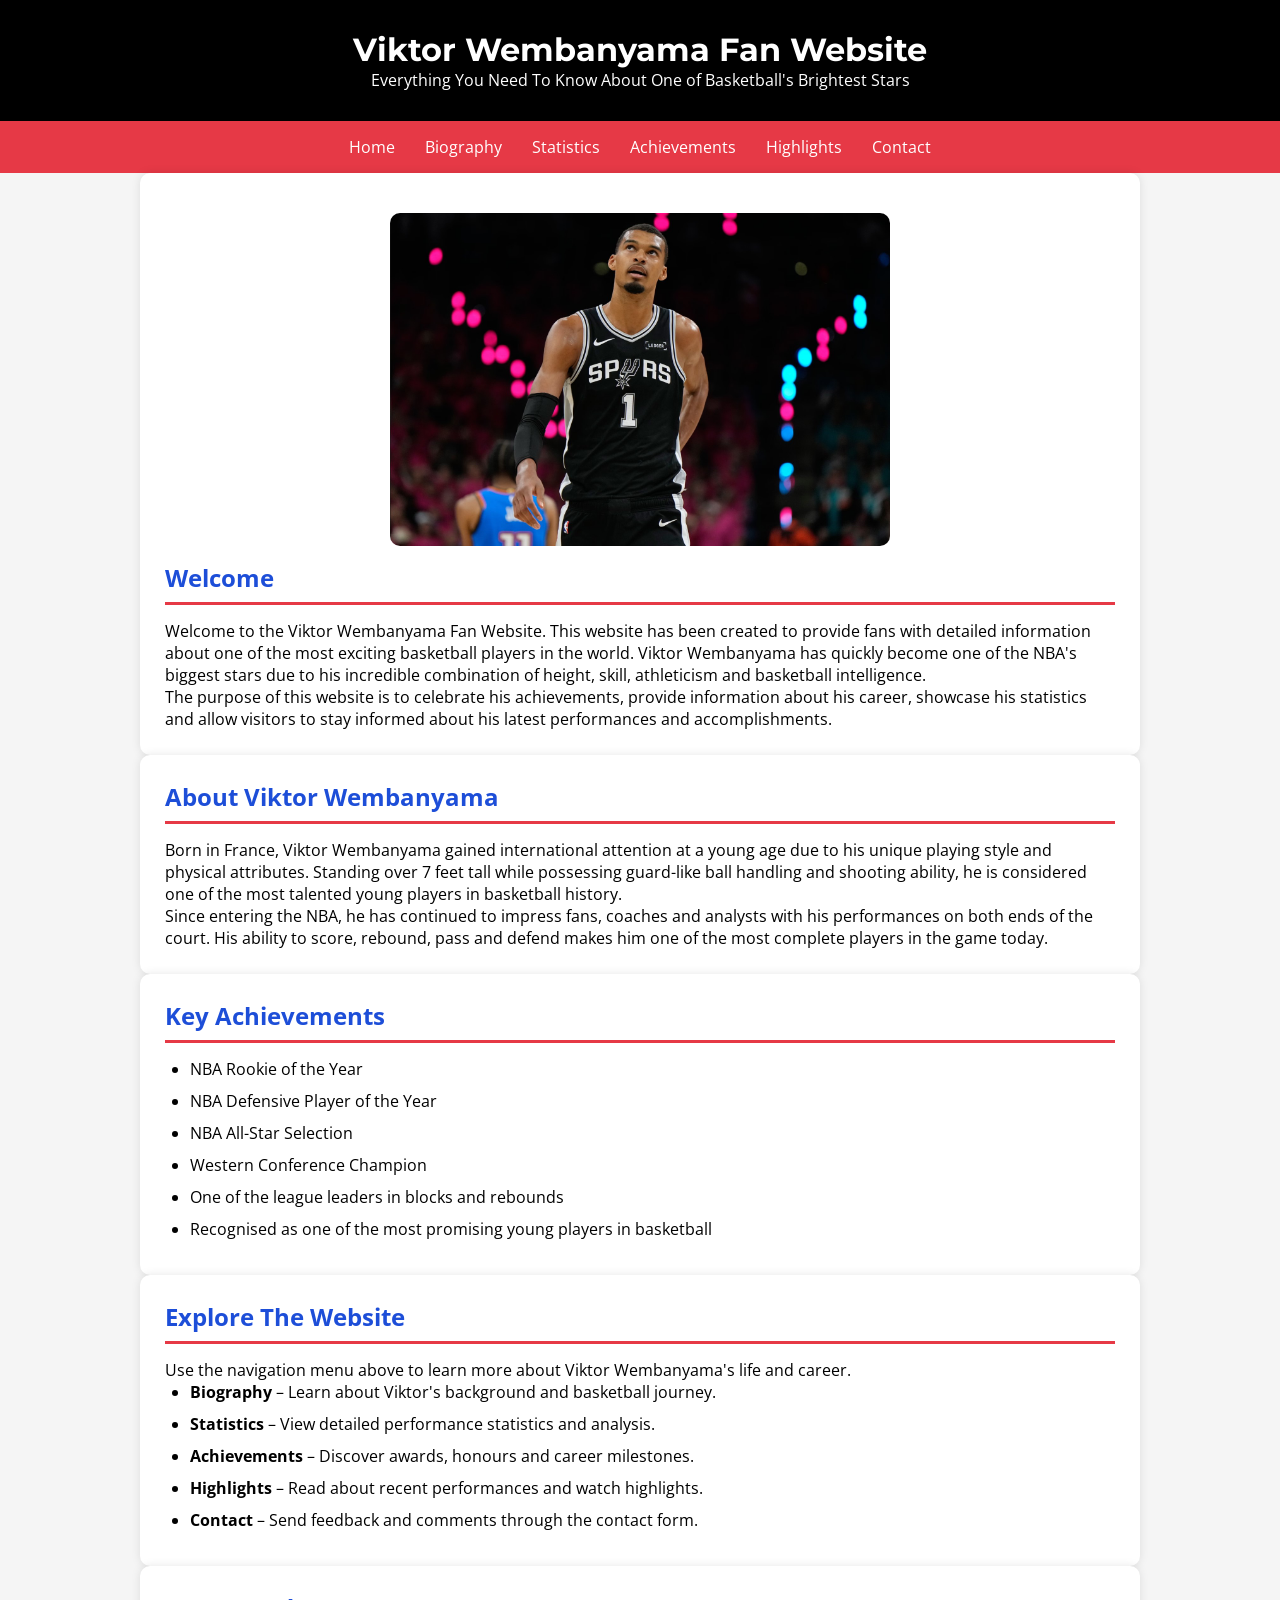
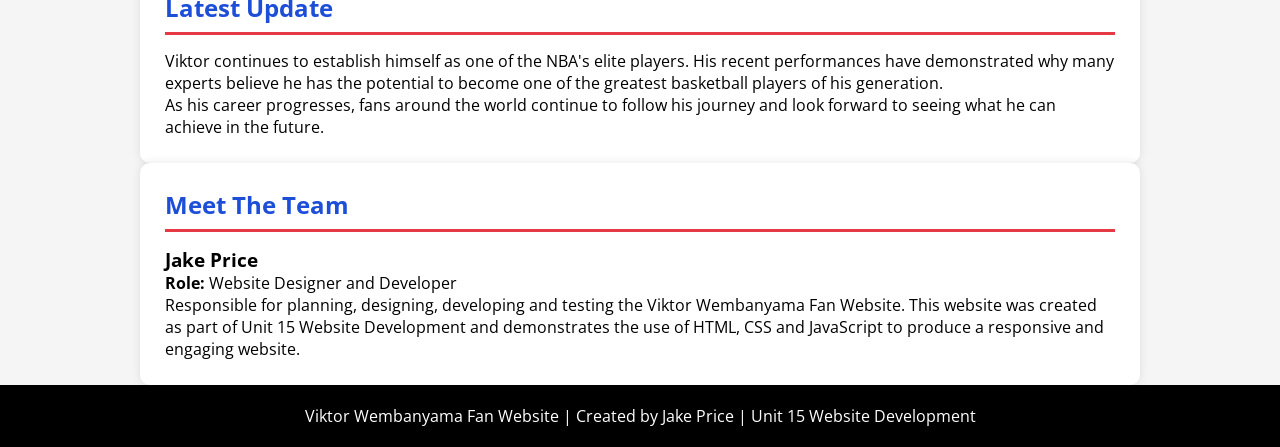
<file: index.html>
<!DOCTYPE html>
<html lang="en">

<head>

    <meta charset="UTF-8">
    <meta name="viewport" content="width=device-width, initial-scale=1.0">

    <title>Viktor Wembanyama Fan Website</title>

    <link rel="stylesheet" href="style.css">

    <link href="https://fonts.googleapis.com/css2?family=Montserrat:wght@600&family=Open+Sans:wght@400;600&display=swap" rel="stylesheet">

</head>

<body>

<header>

    <h1>Viktor Wembanyama Fan Website</h1>

    <p>Everything You Need To Know About One of Basketball's Brightest Stars</p>

</header>

<nav>

    <a href="index.html">Home</a>
    <a href="biography.html">Biography</a>
    <a href="stats.html">Statistics</a>
    <a href="achievements.html">Achievements</a>
    <a href="highlights.html">Highlights</a>
    <a href="contact.html">Contact</a>

</nav>

<main>

    <section class="card">

        <img src="images/victor-home.jpg"
             alt="Viktor Wembanyama"
             class="page-image">

        <h2>Welcome</h2>

        <p>
            Welcome to the Viktor Wembanyama Fan Website. This website has been created to provide fans with detailed information about one of the most exciting basketball players in the world. Viktor Wembanyama has quickly become one of the NBA's biggest stars due to his incredible combination of height, skill, athleticism and basketball intelligence.
        </p>

        <p>
            The purpose of this website is to celebrate his achievements, provide information about his career, showcase his statistics and allow visitors to stay informed about his latest performances and accomplishments.
        </p>

    </section>

    <section class="card">

        <h2>About Viktor Wembanyama</h2>

        <p>
            Born in France, Viktor Wembanyama gained international attention at a young age due to his unique playing style and physical attributes. Standing over 7 feet tall while possessing guard-like ball handling and shooting ability, he is considered one of the most talented young players in basketball history.
        </p>

        <p>
            Since entering the NBA, he has continued to impress fans, coaches and analysts with his performances on both ends of the court. His ability to score, rebound, pass and defend makes him one of the most complete players in the game today.
        </p>

    </section>

    <section class="card">

        <h2>Key Achievements</h2>

        <ul>
            <li>NBA Rookie of the Year</li>
            <li>NBA Defensive Player of the Year</li>
            <li>NBA All-Star Selection</li>
            <li>Western Conference Champion</li>
            <li>One of the league leaders in blocks and rebounds</li>
            <li>Recognised as one of the most promising young players in basketball</li>
        </ul>

    </section>

    <section class="card">

        <h2>Explore The Website</h2>

        <p>
            Use the navigation menu above to learn more about Viktor Wembanyama's life and career.
        </p>

        <ul>
            <li><strong>Biography</strong> – Learn about Viktor's background and basketball journey.</li>
            <li><strong>Statistics</strong> – View detailed performance statistics and analysis.</li>
            <li><strong>Achievements</strong> – Discover awards, honours and career milestones.</li>
            <li><strong>Highlights</strong> – Read about recent performances and watch highlights.</li>
            <li><strong>Contact</strong> – Send feedback and comments through the contact form.</li>
        </ul>

    </section>

    <section class="card">

        <h2>Latest Update</h2>

        <p>
            Viktor continues to establish himself as one of the NBA's elite players. His recent performances have demonstrated why many experts believe he has the potential to become one of the greatest basketball players of his generation.
        </p>

        <p>
            As his career progresses, fans around the world continue to follow his journey and look forward to seeing what he can achieve in the future.
        </p>

    </section>

    <section class="card team-member">

        <h2>Meet The Team</h2>

        <h3>Jake Price</h3>

        <p><strong>Role:</strong> Website Designer and Developer</p>

        <p>
            Responsible for planning, designing, developing and testing the Viktor Wembanyama Fan Website. This website was created as part of Unit 15 Website Development and demonstrates the use of HTML, CSS and JavaScript to produce a responsive and engaging website.
        </p>

    </section>

</main>

<footer>

    <p>Viktor Wembanyama Fan Website | Created by Jake Price | Unit 15 Website Development</p>

</footer>

</body>

</html>
</file>
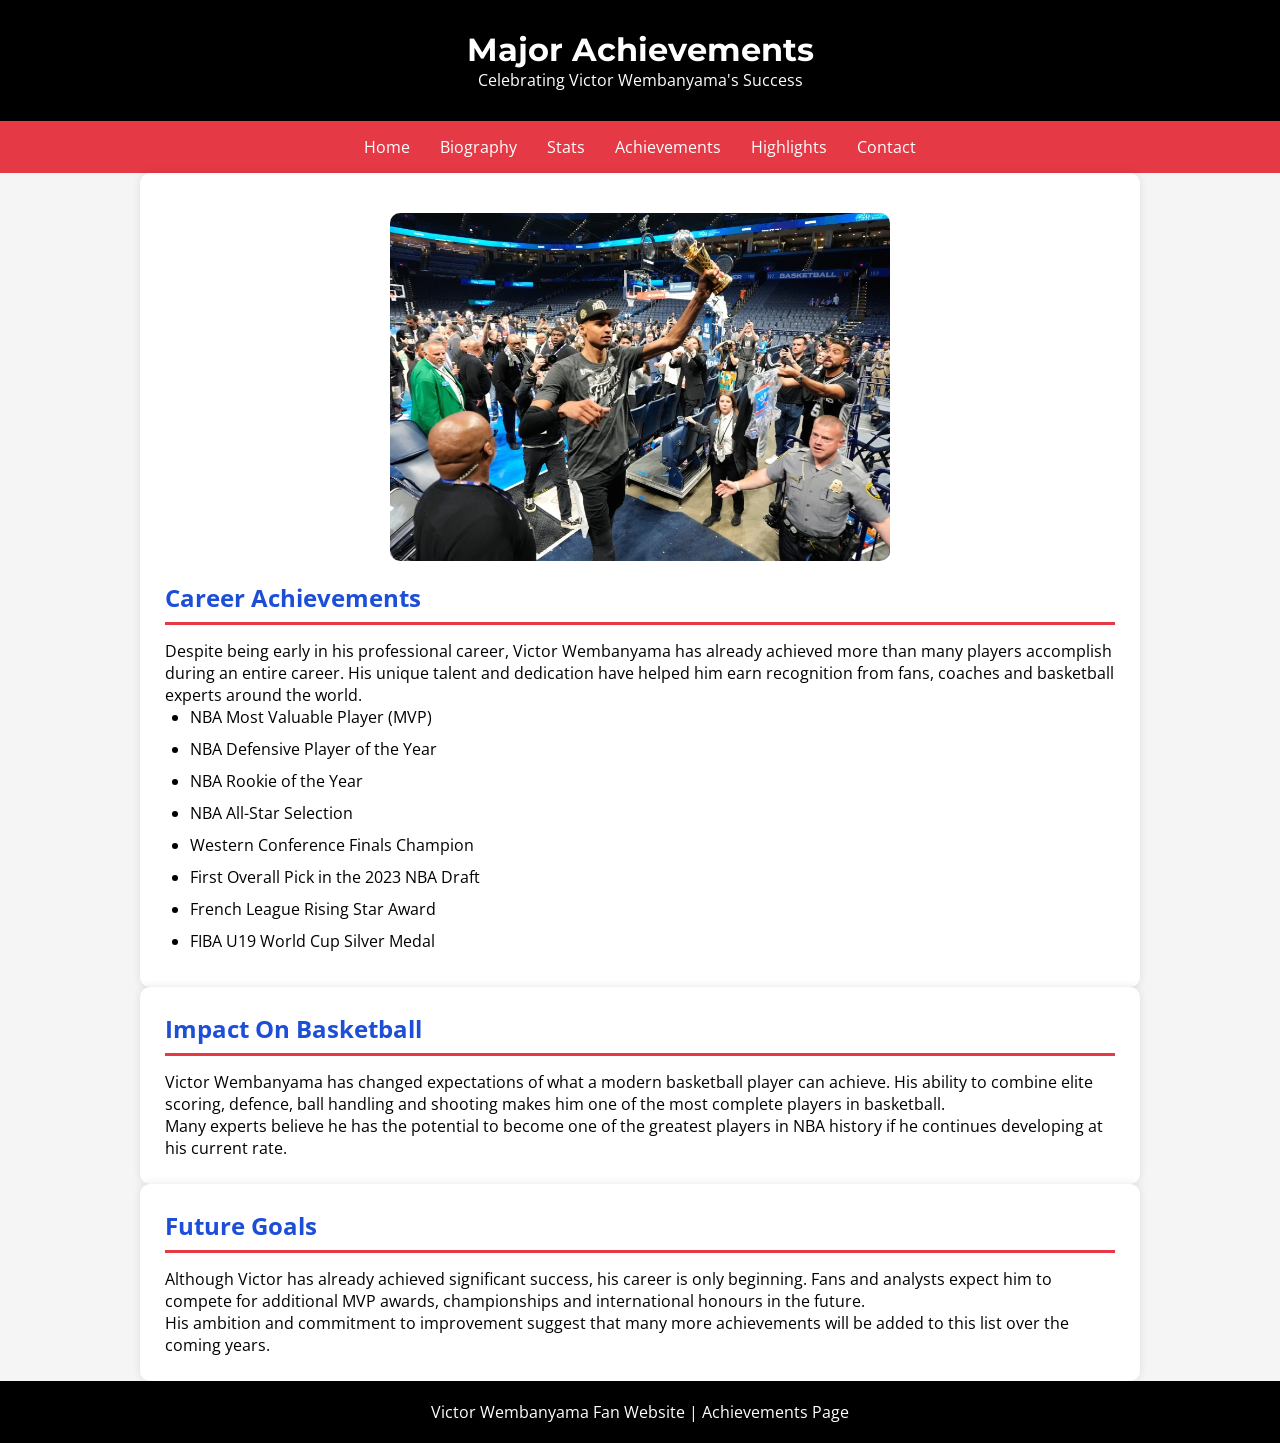
<file: achievements.html>
<!DOCTYPE html>
<html lang="en">

<head>

<meta charset="UTF-8">
<meta name="viewport" content="width=device-width, initial-scale=1.0">

<title>Victor Wembanyama Achievements</title>

<link rel="stylesheet" href="style.css">

<link href="https://fonts.googleapis.com/css2?family=Montserrat:wght@600&family=Open+Sans:wght@400;600&display=swap" rel="stylesheet">

</head>

<body>

<header>

<h1>Major Achievements</h1>

<p>Celebrating Victor Wembanyama's Success</p>

</header>

<nav>

<a href="index.html">Home</a>
<a href="biography.html">Biography</a>
<a href="stats.html">Stats</a>
<a href="achievements.html">Achievements</a>
<a href="highlights.html">Highlights</a>
<a href="contact.html">Contact</a>

</nav>

<section class="card">

<img src="images/victor-achievements.jpg" alt="Victor Wembanyama Awards" style="width:100%; border-radius:10px; margin-bottom:20px;">

<h2>Career Achievements</h2>

<p>
Despite being early in his professional career, Victor Wembanyama has already achieved more than many players accomplish during an entire career.
His unique talent and dedication have helped him earn recognition from fans, coaches and basketball experts around the world.
</p>

<ul>

<li>NBA Most Valuable Player (MVP)</li>

<li>NBA Defensive Player of the Year</li>

<li>NBA Rookie of the Year</li>

<li>NBA All-Star Selection</li>

<li>Western Conference Finals Champion</li>

<li>First Overall Pick in the 2023 NBA Draft</li>

<li>French League Rising Star Award</li>

<li>FIBA U19 World Cup Silver Medal</li>

</ul>

</section>

<section class="card">

<h2>Impact On Basketball</h2>

<p>
Victor Wembanyama has changed expectations of what a modern basketball player can achieve.
His ability to combine elite scoring, defence, ball handling and shooting makes him one of the most complete players in basketball.
</p>

<p>
Many experts believe he has the potential to become one of the greatest players in NBA history if he continues developing at his current rate.
</p>

</section>

<section class="card">

<h2>Future Goals</h2>

<p>
Although Victor has already achieved significant success, his career is only beginning.
Fans and analysts expect him to compete for additional MVP awards, championships and international honours in the future.
</p>

<p>
His ambition and commitment to improvement suggest that many more achievements will be added to this list over the coming years.
</p>

</section>

<footer>

<p>Victor Wembanyama Fan Website | Achievements Page</p>

</footer>

</body>

</html>
</file>
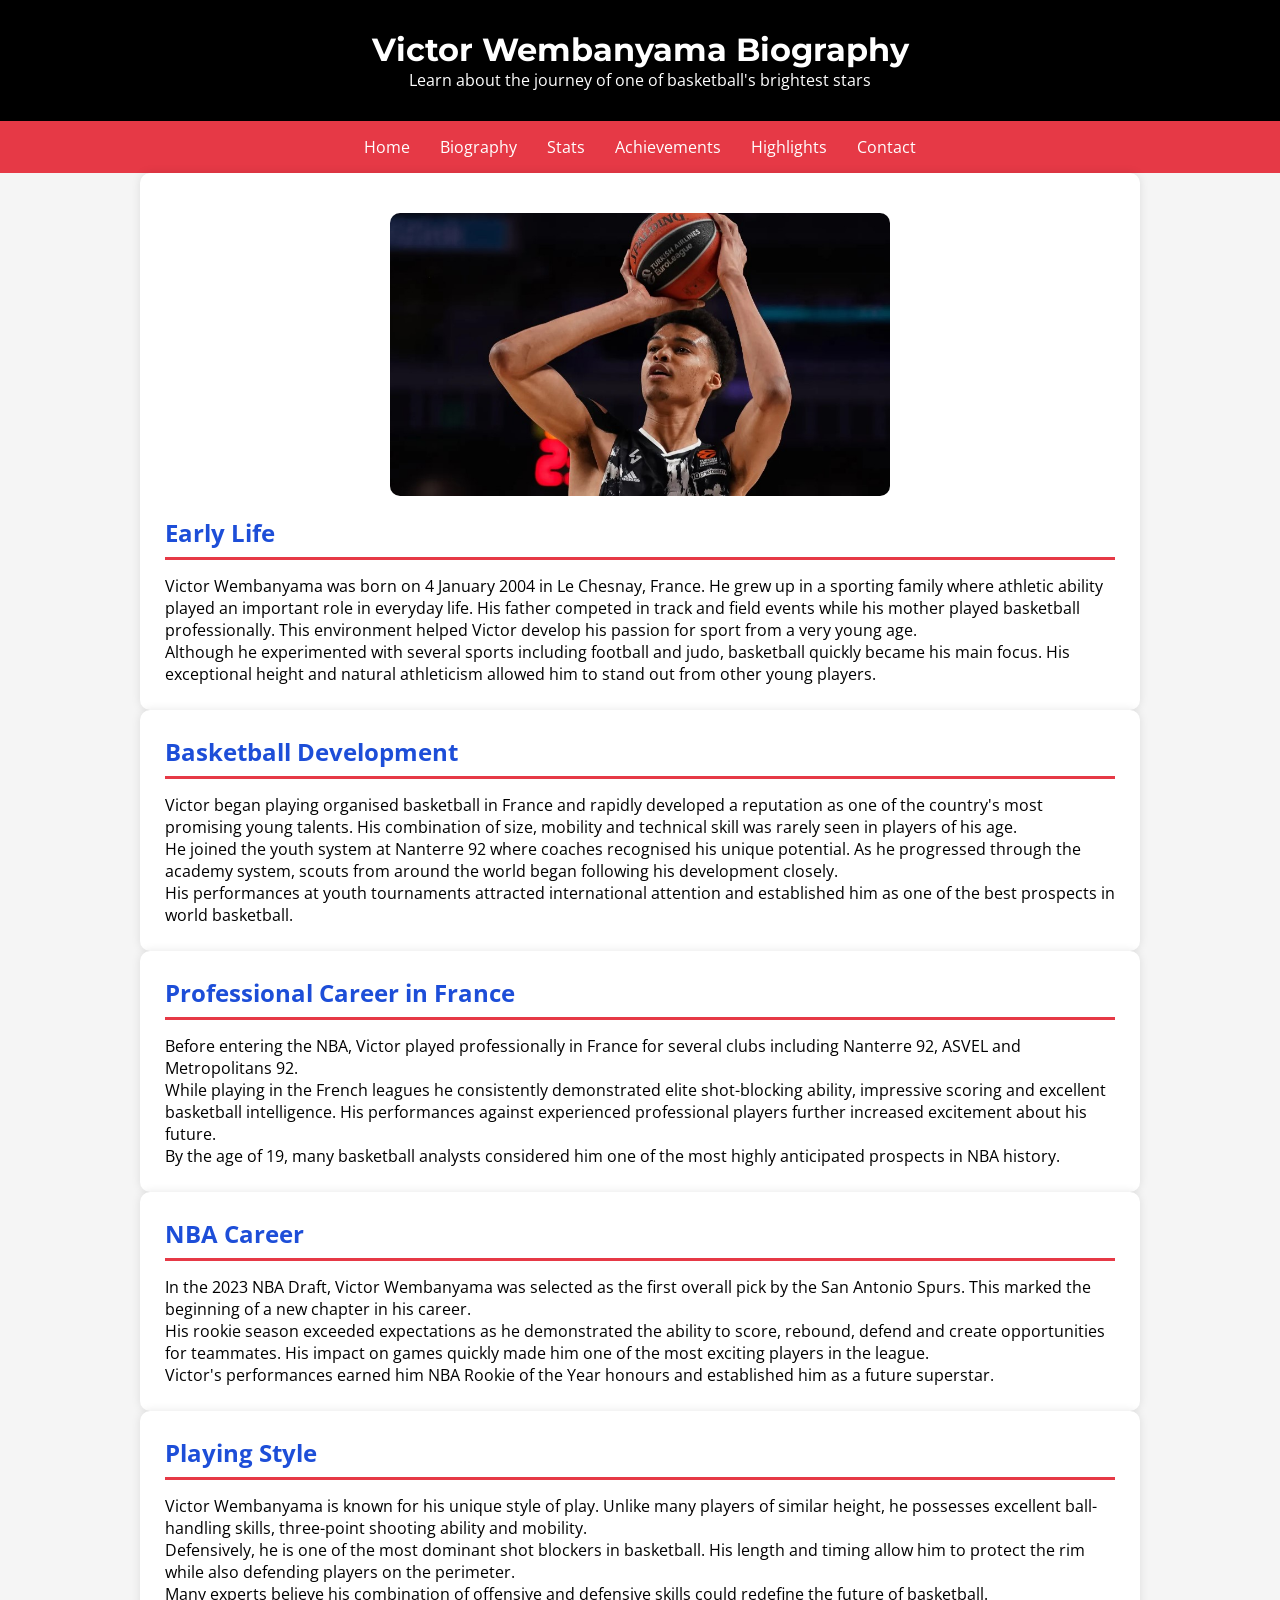
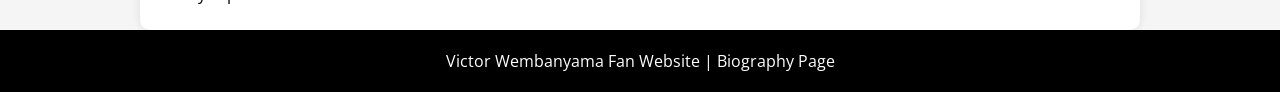
<file: biography.html>
<!DOCTYPE html>
<html lang="en">

<head>

<meta charset="UTF-8">
<meta name="viewport" content="width=device-width, initial-scale=1.0">

<title>Victor Wembanyama Biography</title>

<link rel="stylesheet" href="style.css">

<link href="https://fonts.googleapis.com/css2?family=Montserrat:wght@600&family=Open+Sans:wght@400;600&display=swap" rel="stylesheet">

</head>

<body>

<header>

<h1>Victor Wembanyama Biography</h1>

<p>Learn about the journey of one of basketball's brightest stars</p>

</header>

<nav>

<a href="index.html">Home</a>
<a href="biography.html">Biography</a>
<a href="stats.html">Stats</a>
<a href="achievements.html">Achievements</a>
<a href="highlights.html">Highlights</a>
<a href="contact.html">Contact</a>

</nav>

<section class="card">

<img src="images/victor-biography.jpg" alt="Victor Wembanyama" style="width:100%; border-radius:10px; margin-bottom:20px;">

<h2>Early Life</h2>

<p>
Victor Wembanyama was born on 4 January 2004 in Le Chesnay, France.
He grew up in a sporting family where athletic ability played an important role in everyday life.
His father competed in track and field events while his mother played basketball professionally.
This environment helped Victor develop his passion for sport from a very young age.
</p>

<p>
Although he experimented with several sports including football and judo, basketball quickly became his main focus.
His exceptional height and natural athleticism allowed him to stand out from other young players.
</p>

</section>

<section class="card">

<h2>Basketball Development</h2>

<p>
Victor began playing organised basketball in France and rapidly developed a reputation as one of the country's most promising young talents.
His combination of size, mobility and technical skill was rarely seen in players of his age.
</p>

<p>
He joined the youth system at Nanterre 92 where coaches recognised his unique potential.
As he progressed through the academy system, scouts from around the world began following his development closely.
</p>

<p>
His performances at youth tournaments attracted international attention and established him as one of the best prospects in world basketball.
</p>

</section>

<section class="card">

<h2>Professional Career in France</h2>

<p>
Before entering the NBA, Victor played professionally in France for several clubs including Nanterre 92, ASVEL and Metropolitans 92.
</p>

<p>
While playing in the French leagues he consistently demonstrated elite shot-blocking ability, impressive scoring and excellent basketball intelligence.
His performances against experienced professional players further increased excitement about his future.
</p>

<p>
By the age of 19, many basketball analysts considered him one of the most highly anticipated prospects in NBA history.
</p>

</section>

<section class="card">

<h2>NBA Career</h2>

<p>
In the 2023 NBA Draft, Victor Wembanyama was selected as the first overall pick by the San Antonio Spurs.
This marked the beginning of a new chapter in his career.
</p>

<p>
His rookie season exceeded expectations as he demonstrated the ability to score, rebound, defend and create opportunities for teammates.
His impact on games quickly made him one of the most exciting players in the league.
</p>

<p>
Victor's performances earned him NBA Rookie of the Year honours and established him as a future superstar.
</p>

</section>

<section class="card">

<h2>Playing Style</h2>

<p>
Victor Wembanyama is known for his unique style of play.
Unlike many players of similar height, he possesses excellent ball-handling skills, three-point shooting ability and mobility.
</p>

<p>
Defensively, he is one of the most dominant shot blockers in basketball.
His length and timing allow him to protect the rim while also defending players on the perimeter.
</p>

<p>
Many experts believe his combination of offensive and defensive skills could redefine the future of basketball.
</p>

</section>

<footer>

<p>Victor Wembanyama Fan Website | Biography Page</p>

</footer>

</body>

</html>
</file>
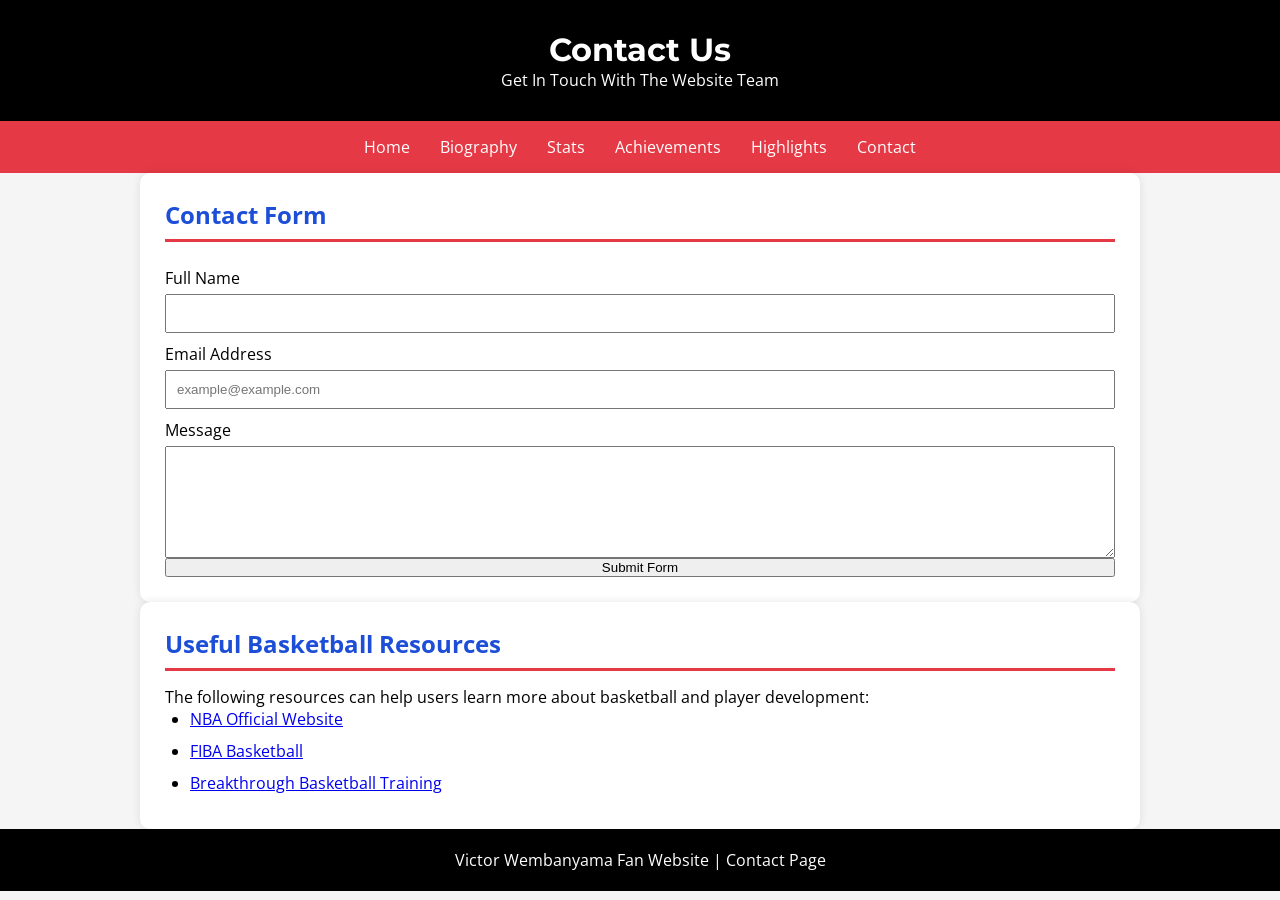
<file: contact.html>
<!DOCTYPE html>
<html lang="en">

<head>

<meta charset="UTF-8">
<meta name="viewport" content="width=device-width, initial-scale=1.0">

<title>Contact Us</title>

<link rel="stylesheet" href="style.css">

<link href="https://fonts.googleapis.com/css2?family=Montserrat:wght@600&family=Open+Sans:wght@400;600&display=swap" rel="stylesheet">

</head>

<body>

<header>

<h1>Contact Us</h1>

<p>Get In Touch With The Website Team</p>

</header>

<nav>

<a href="index.html">Home</a>
<a href="biography.html">Biography</a>
<a href="stats.html">Stats</a>
<a href="achievements.html">Achievements</a>
<a href="highlights.html">Highlights</a>
<a href="contact.html">Contact</a>

</nav>

<section class="card">

<h2>Contact Form</h2>

<form onsubmit="return validateForm()">

<label for="name">Full Name</label>
<input type="text" id="name" required>

<label for="email">Email Address</label>
<input
type="email"
id="email"
placeholder="example@example.com"
required>

<label for="message">Message</label>
<textarea
id="message"
rows="6"
required></textarea>

<button type="submit">

Submit Form

</button>

</form>

</section>

<section class="card">

<h2>Useful Basketball Resources</h2>

<p>
The following resources can help users learn more about basketball and player development:
</p>

<ul>

<li><a href="https://www.nba.com" target="_blank">NBA Official Website</a></li>

<li><a href="https://www.fiba.basketball" target="_blank">FIBA Basketball</a></li>

<li><a href="https://www.breakthroughbasketball.com" target="_blank">Breakthrough Basketball Training</a></li>

</ul>

</section>

<footer>

<p>Victor Wembanyama Fan Website | Contact Page</p>

</footer>

<script src="script.js"></script>

</body>

</html>
</file>
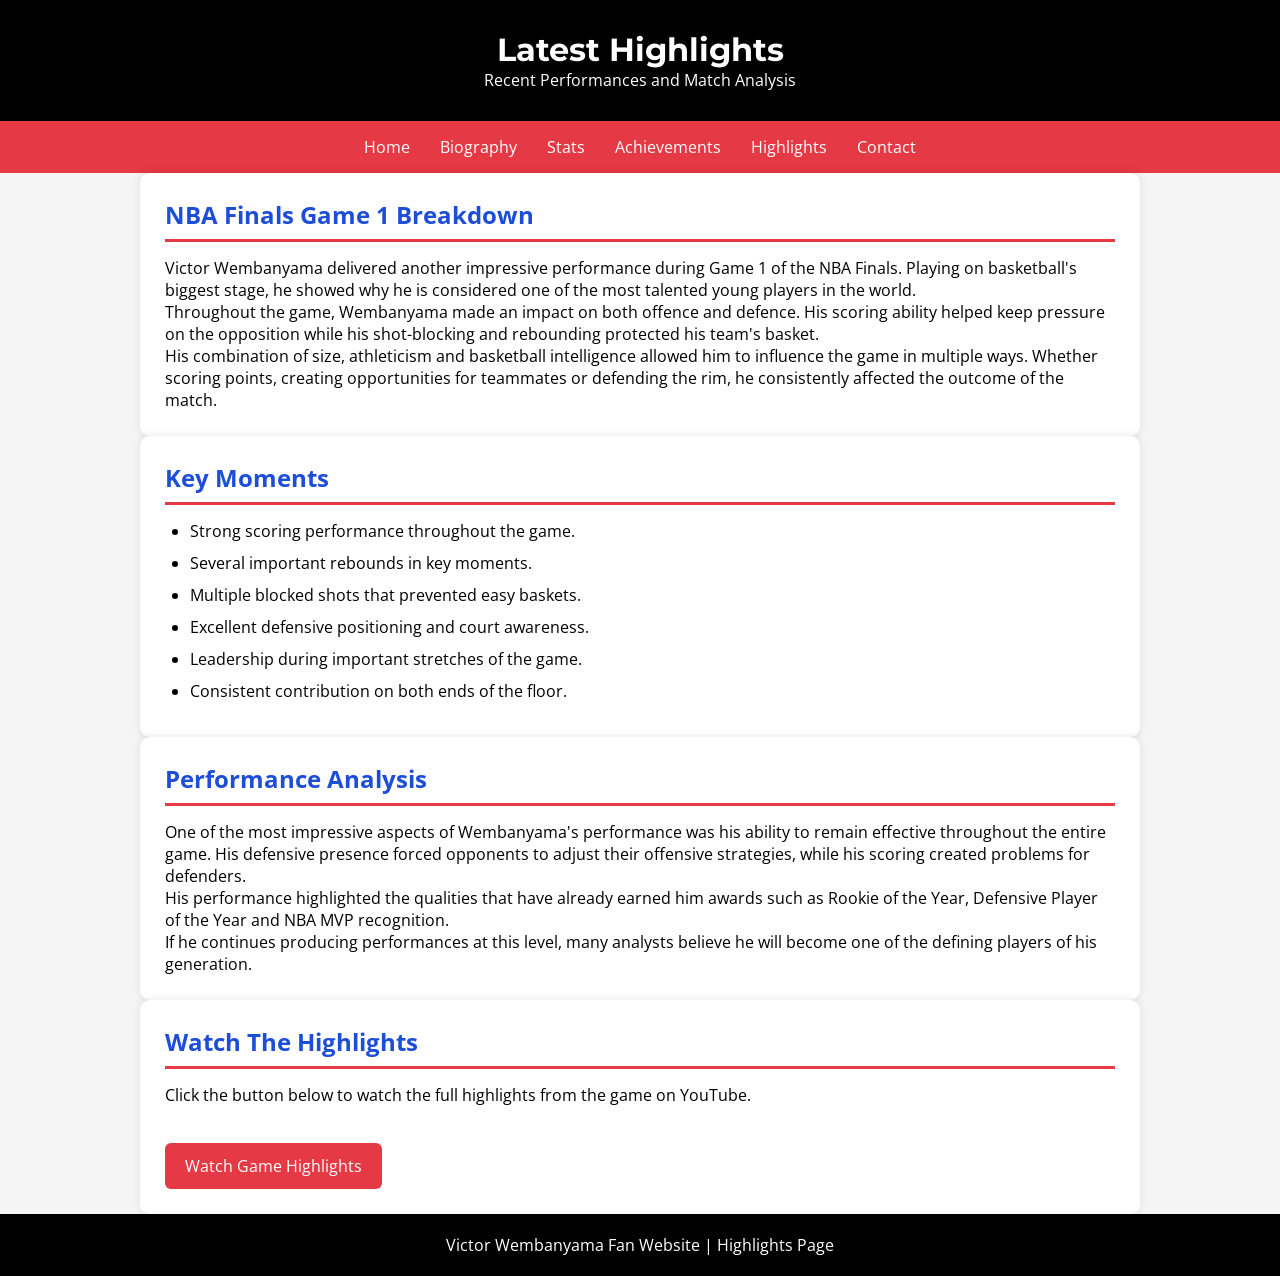
<file: highlights.html>
<!DOCTYPE html>
<html lang="en">

<head>

<meta charset="UTF-8">
<meta name="viewport" content="width=device-width, initial-scale=1.0">

<title>Victor Wembanyama Highlights</title>

<link rel="stylesheet" href="style.css">

<link href="https://fonts.googleapis.com/css2?family=Montserrat:wght@600&family=Open+Sans:wght@400;600&display=swap" rel="stylesheet">

</head>

<body>

<header>

<h1>Latest Highlights</h1>

<p>Recent Performances and Match Analysis</p>

</header>

<nav>

<a href="index.html">Home</a>
<a href="biography.html">Biography</a>
<a href="stats.html">Stats</a>
<a href="achievements.html">Achievements</a>
<a href="highlights.html">Highlights</a>
<a href="contact.html">Contact</a>

</nav>

<section class="card">

<h2>NBA Finals Game 1 Breakdown</h2>

<p>
Victor Wembanyama delivered another impressive performance during Game 1 of the NBA Finals. Playing on basketball's biggest stage, he showed why he is considered one of the most talented young players in the world.
</p>

<p>
Throughout the game, Wembanyama made an impact on both offence and defence. His scoring ability helped keep pressure on the opposition while his shot-blocking and rebounding protected his team's basket.
</p>

<p>
His combination of size, athleticism and basketball intelligence allowed him to influence the game in multiple ways. Whether scoring points, creating opportunities for teammates or defending the rim, he consistently affected the outcome of the match.
</p>

</section>

<section class="card">

<h2>Key Moments</h2>

<ul>

<li>Strong scoring performance throughout the game.</li>

<li>Several important rebounds in key moments.</li>

<li>Multiple blocked shots that prevented easy baskets.</li>

<li>Excellent defensive positioning and court awareness.</li>

<li>Leadership during important stretches of the game.</li>

<li>Consistent contribution on both ends of the floor.</li>

</ul>

</section>

<section class="card">

<h2>Performance Analysis</h2>

<p>
One of the most impressive aspects of Wembanyama's performance was his ability to remain effective throughout the entire game. His defensive presence forced opponents to adjust their offensive strategies, while his scoring created problems for defenders.
</p>

<p>
His performance highlighted the qualities that have already earned him awards such as Rookie of the Year, Defensive Player of the Year and NBA MVP recognition.
</p>

<p>
If he continues producing performances at this level, many analysts believe he will become one of the defining players of his generation.
</p>

</section>

<section class="card">

<h2>Watch The Highlights</h2>

<p>
Click the button below to watch the full highlights from the game on YouTube.
</p>

<br>

<a class="button"
href="https://www.youtube.com/watch?v=NAR216YbUxk"
target="_blank">

Watch Game Highlights

</a>

</section>

<footer>

<p>Victor Wembanyama Fan Website | Highlights Page</p>

</footer>

</body>

</html>
</file>
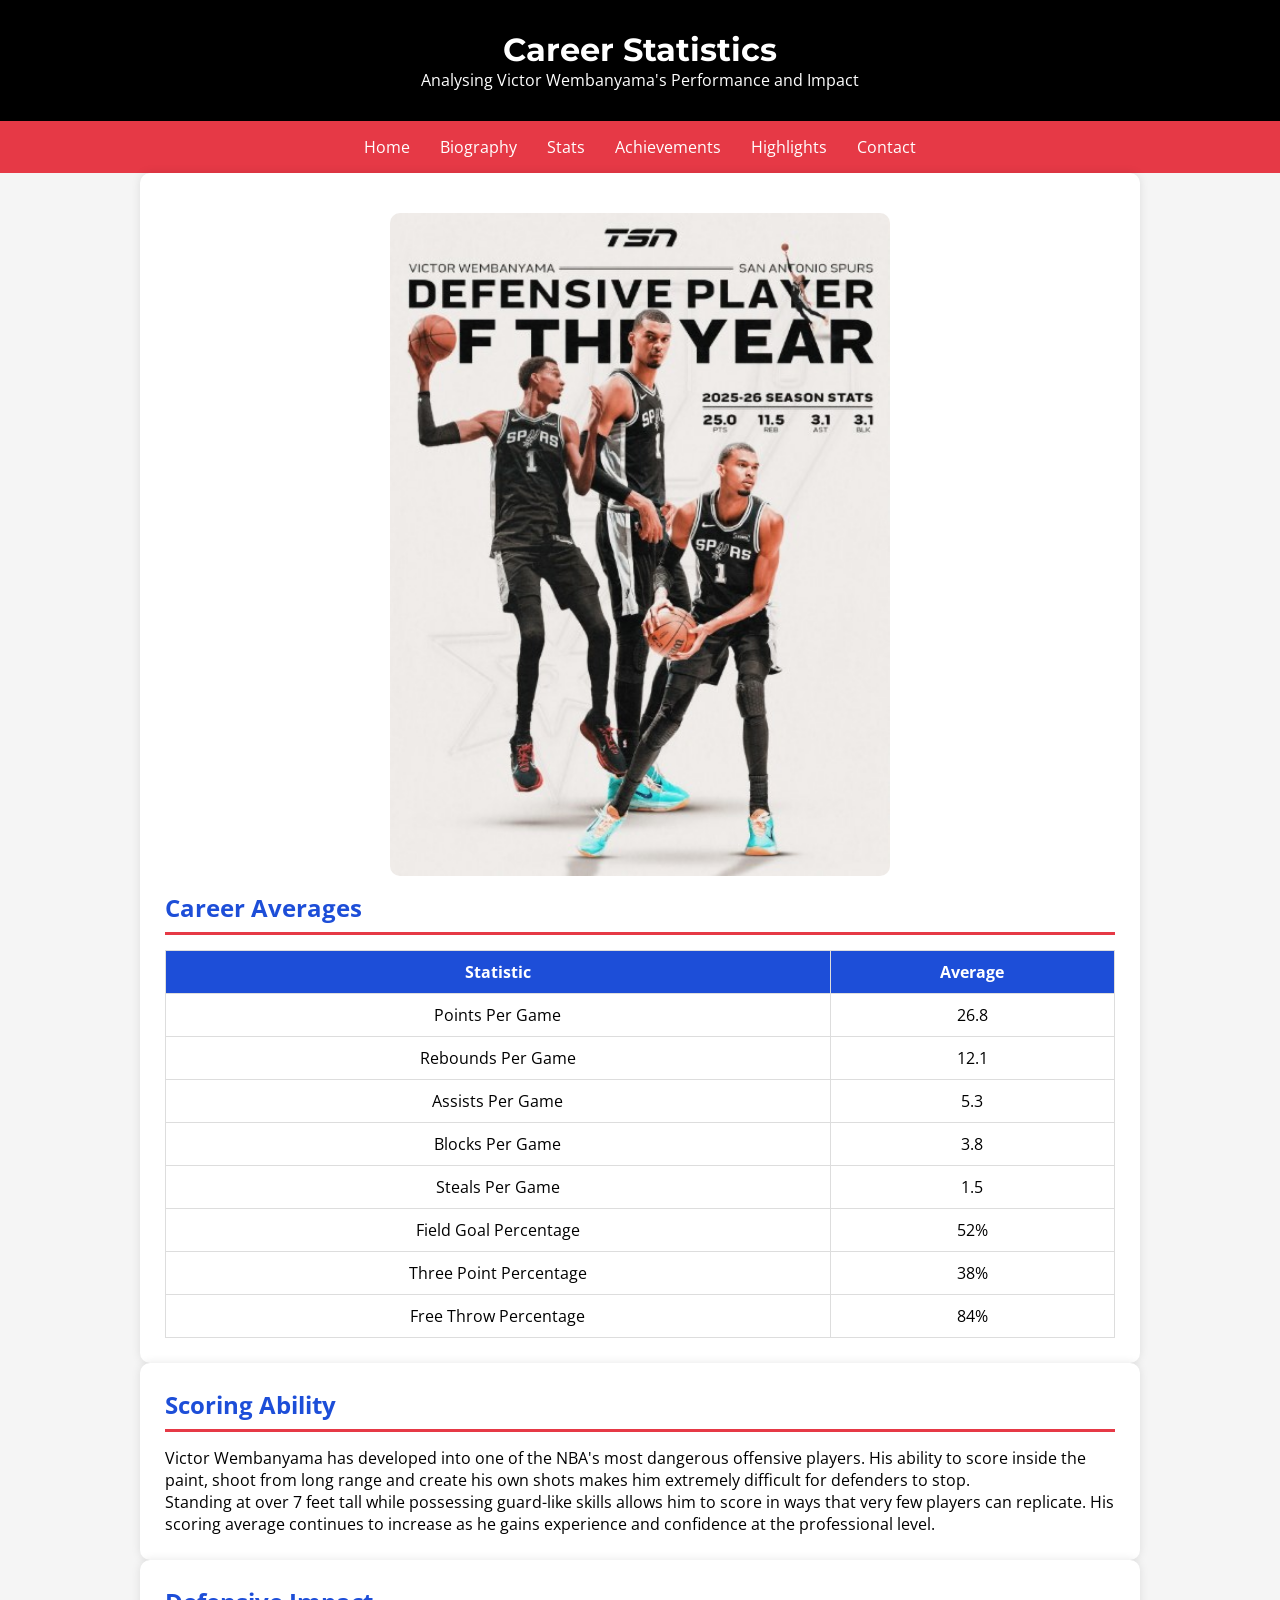
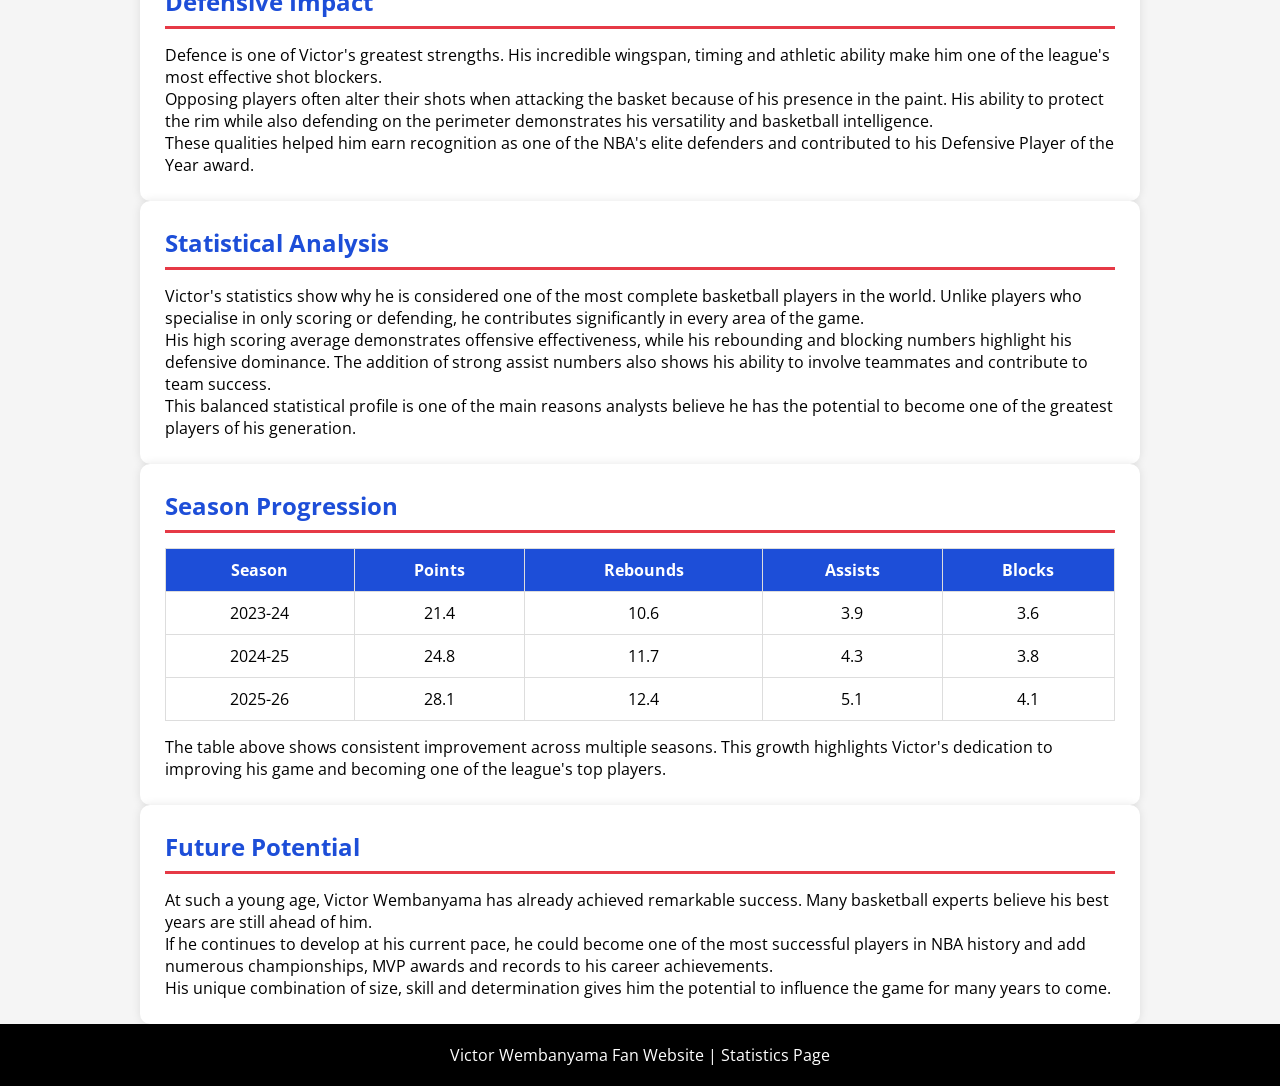
<file: stats.html>
<!DOCTYPE html>
<html lang="en">

<head>

<meta charset="UTF-8">
<meta name="viewport" content="width=device-width, initial-scale=1.0">

<title>Victor Wembanyama Statistics</title>

<link rel="stylesheet" href="style.css">

<link href="https://fonts.googleapis.com/css2?family=Montserrat:wght@600&family=Open+Sans:wght@400;600&display=swap" rel="stylesheet">

</head>

<body>

<header>

<h1>Career Statistics</h1>

<p>Analysing Victor Wembanyama's Performance and Impact</p>

</header>

<nav>

<a href="index.html">Home</a>
<a href="biography.html">Biography</a>
<a href="stats.html">Stats</a>
<a href="achievements.html">Achievements</a>
<a href="highlights.html">Highlights</a>
<a href="contact.html">Contact</a>

</nav>

<section class="card">

<img
src="images/victor-stats.jpg"
alt="Victor Wembanyama Statistics"
class="page-image">

<h2>Career Averages</h2>

<table>

<tr>
<th>Statistic</th>
<th>Average</th>
</tr>

<tr>
<td>Points Per Game</td>
<td>26.8</td>
</tr>

<tr>
<td>Rebounds Per Game</td>
<td>12.1</td>
</tr>

<tr>
<td>Assists Per Game</td>
<td>5.3</td>
</tr>

<tr>
<td>Blocks Per Game</td>
<td>3.8</td>
</tr>

<tr>
<td>Steals Per Game</td>
<td>1.5</td>
</tr>

<tr>
<td>Field Goal Percentage</td>
<td>52%</td>
</tr>

<tr>
<td>Three Point Percentage</td>
<td>38%</td>
</tr>

<tr>
<td>Free Throw Percentage</td>
<td>84%</td>
</tr>

</table>

</section>

<section class="card">

<h2>Scoring Ability</h2>

<p>
Victor Wembanyama has developed into one of the NBA's most dangerous offensive players. His ability to score inside the paint, shoot from long range and create his own shots makes him extremely difficult for defenders to stop.
</p>

<p>
Standing at over 7 feet tall while possessing guard-like skills allows him to score in ways that very few players can replicate. His scoring average continues to increase as he gains experience and confidence at the professional level.
</p>

</section>

<section class="card">

<h2>Defensive Impact</h2>

<p>
Defence is one of Victor's greatest strengths. His incredible wingspan, timing and athletic ability make him one of the league's most effective shot blockers.
</p>

<p>
Opposing players often alter their shots when attacking the basket because of his presence in the paint. His ability to protect the rim while also defending on the perimeter demonstrates his versatility and basketball intelligence.
</p>

<p>
These qualities helped him earn recognition as one of the NBA's elite defenders and contributed to his Defensive Player of the Year award.
</p>

</section>

<section class="card">

<h2>Statistical Analysis</h2>

<p>
Victor's statistics show why he is considered one of the most complete basketball players in the world. Unlike players who specialise in only scoring or defending, he contributes significantly in every area of the game.
</p>

<p>
His high scoring average demonstrates offensive effectiveness, while his rebounding and blocking numbers highlight his defensive dominance. The addition of strong assist numbers also shows his ability to involve teammates and contribute to team success.
</p>

<p>
This balanced statistical profile is one of the main reasons analysts believe he has the potential to become one of the greatest players of his generation.
</p>

</section>

<section class="card">

<h2>Season Progression</h2>

<table>

<tr>
<th>Season</th>
<th>Points</th>
<th>Rebounds</th>
<th>Assists</th>
<th>Blocks</th>
</tr>

<tr>
<td>2023-24</td>
<td>21.4</td>
<td>10.6</td>
<td>3.9</td>
<td>3.6</td>
</tr>

<tr>
<td>2024-25</td>
<td>24.8</td>
<td>11.7</td>
<td>4.3</td>
<td>3.8</td>
</tr>

<tr>
<td>2025-26</td>
<td>28.1</td>
<td>12.4</td>
<td>5.1</td>
<td>4.1</td>
</tr>

</table>

<p style="margin-top:15px;">
The table above shows consistent improvement across multiple seasons. This growth highlights Victor's dedication to improving his game and becoming one of the league's top players.
</p>

</section>

<section class="card">

<h2>Future Potential</h2>

<p>
At such a young age, Victor Wembanyama has already achieved remarkable success. Many basketball experts believe his best years are still ahead of him.
</p>

<p>
If he continues to develop at his current pace, he could become one of the most successful players in NBA history and add numerous championships, MVP awards and records to his career achievements.
</p>

<p>
His unique combination of size, skill and determination gives him the potential to influence the game for many years to come.
</p>

</section>

<footer>

<p>Victor Wembanyama Fan Website | Statistics Page</p>

</footer>

</body>

</html>
</file>
<file: style.css>
:root{
    --red:#E63946;
    --blue:#1D4ED8;
    --grey:#D9D9D9;
    --white:#FFFFFF;
    --black:#000000;
}

*{
    margin:0;
    padding:0;
    box-sizing:border-box;
}

body{
    font-family:'Open Sans',sans-serif;
    background:#f5f5f5;
}

header{
    background:var(--black);
    color:white;
    text-align:center;
    padding:30px;
}

header h1{
    font-family:'Montserrat',sans-serif;
}

nav{
    background:var(--red);
    display:flex;
    justify-content:center;
    flex-wrap:wrap;
}

nav a{
    color:white;
    text-decoration:none;
    padding:15px;
}

nav a:hover{
    background:var(--blue);
}

section{
    padding:40px 20px;
}

.hero{
    display:flex;
    align-items:center;
    justify-content:center;
    gap:30px;
    flex-wrap:wrap;
}

.hero img{
    width:400px;
    max-width:100%;
    border-radius:10px;
}

.card{
    background:white;
    max-width:1000px;
    margin:auto;
    padding:25px;
    border-radius:10px;
    box-shadow:0 0 10px rgba(0,0,0,0.1);
}

.card h2{
    color:var(--blue);
    margin-bottom:15px;
}

.card img{
    width:100%;
    max-width:500px;
    display:block;
    margin:15px auto;
    border-radius:10px;
}

.button{
    display:inline-block;
    background:var(--red);
    color:white;
    text-decoration:none;
    padding:12px 20px;
    border-radius:6px;
    margin-top:15px;
}

.button:hover{
    background:var(--blue);
}

table{
    width:100%;
    border-collapse:collapse;
}

table th{
    background:var(--blue);
    color:white;
}

table th,
table td{
    border:1px solid #ddd;
    padding:10px;
    text-align:center;
}

ul{
    margin-left:20px;
}

form{
    display:flex;
    flex-direction:column;
}

form label{
    margin-top:10px;
}

form input,
form textarea{
    padding:10px;
    margin-top:5px;
}

input[type="submit"]{
    background:var(--red);
    color:white;
    border:none;
    margin-top:15px;
    cursor:pointer;
}

input[type="submit"]:hover{
    background:var(--blue);
}

footer{
    background:var(--black);
    color:white;
    text-align:center;
    padding:20px;
}

html{
    scroll-behavior:smooth;
}

@media(max-width:768px){

    nav{
        flex-direction:column;
        text-align:center;
    }

    .hero{
        flex-direction:column;
    }

}
.card ul{
    margin-left:25px;
}

.card ul li{
    margin-bottom:10px;
}

.card h2{
    border-bottom:3px solid #E63946;
    padding-bottom:8px;
}
</file>
